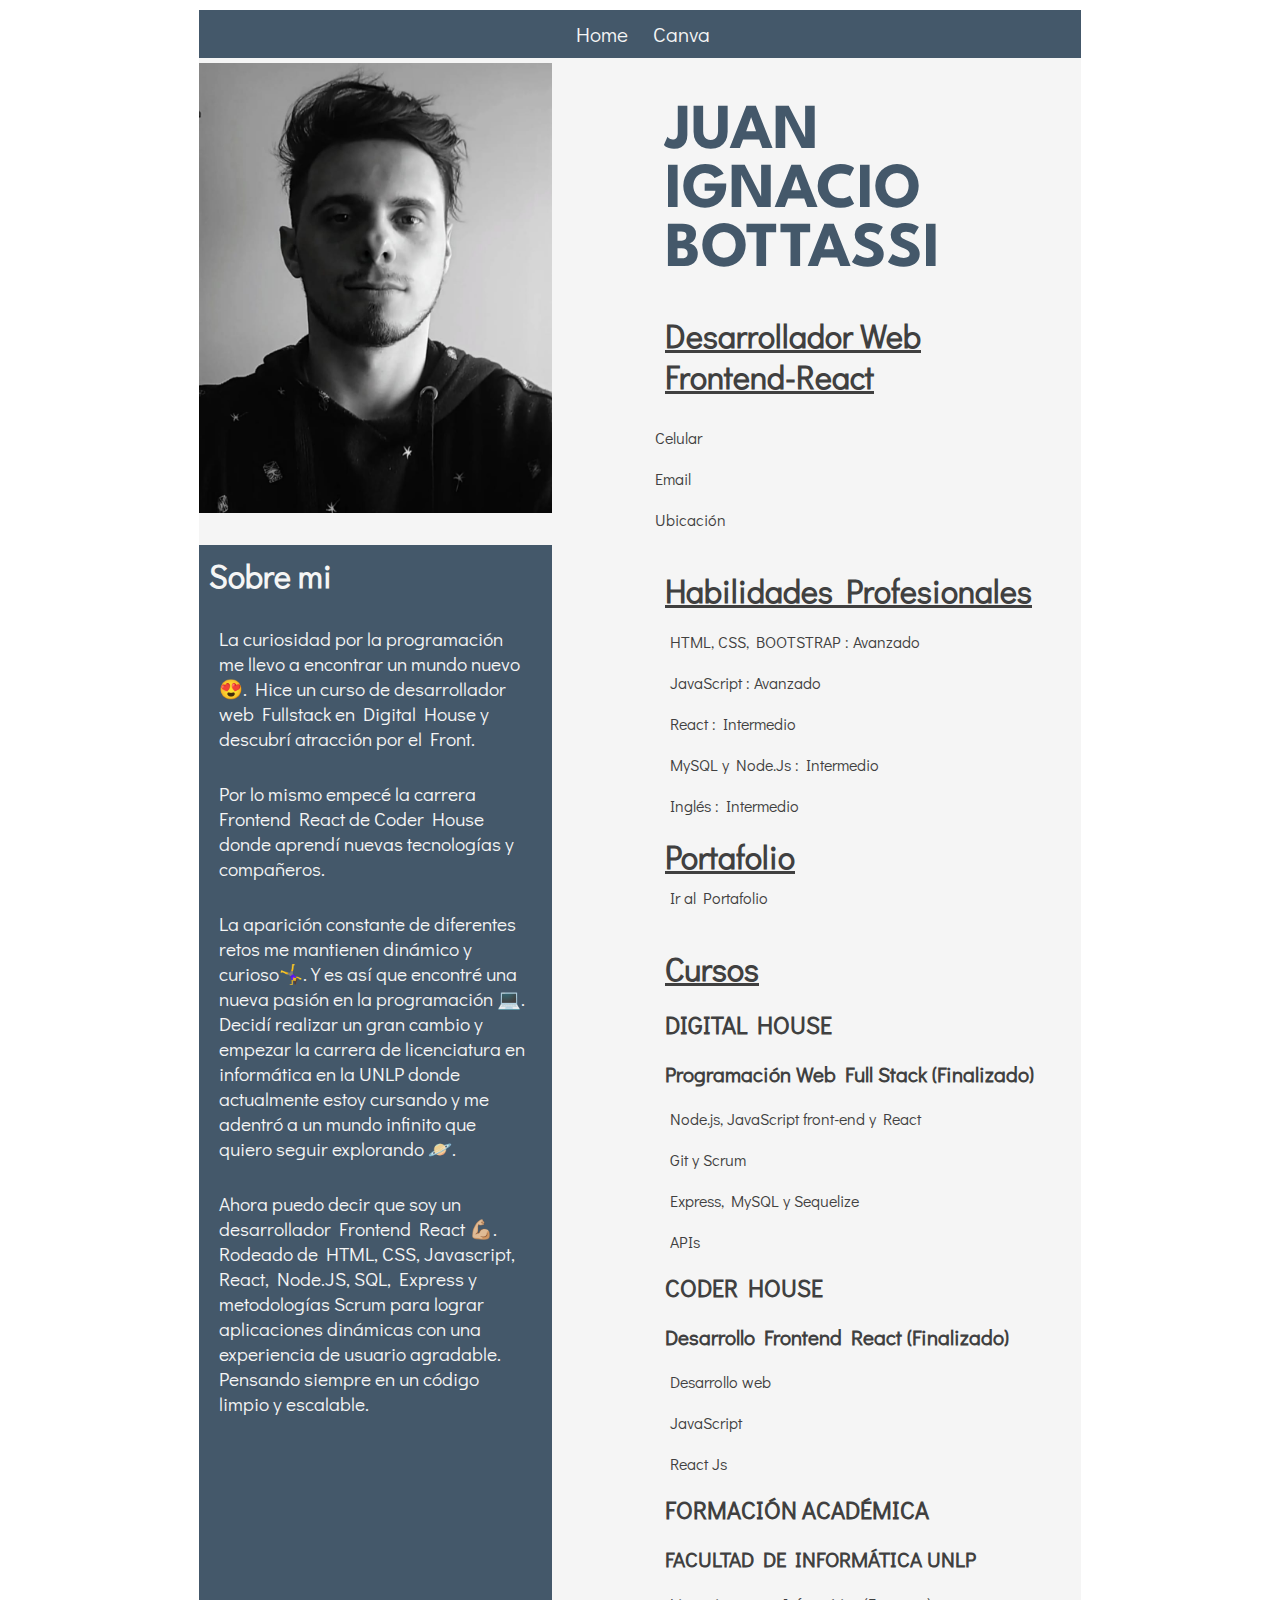
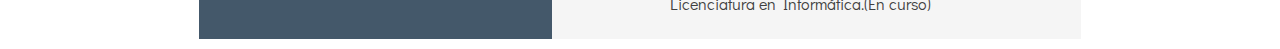
<file: index.html>
<!DOCTYPE html>
<html lang="en es">
    <head>
        <meta charset="UTF-8">
        <meta http-equiv="X-UA-Compatible" content="IE=edge">
        <meta name="viewport" content="width=device-width, initial-scale=1.0">
        <!-- CSS -->
        <link rel="stylesheet" type="text/css" href="./css/style.css">
        <!-- Fonts -->
        <link rel="preconnect" href="https://fonts.googleapis.com">
        <link rel="preconnect" href="https://fonts.gstatic.com" crossorigin>
        <link href="https://fonts.googleapis.com/css2?family=Didact+Gothic&family=League+Spartan:wght@600&display=swap" rel="stylesheet">
        
        <link rel="stylesheet" href="https://cdnjs.cloudflare.com/ajax/libs/font-awesome/6.2.0/css/all.min.css" integrity="sha512-xh6O/CkQoPOWDdYTDqeRdPCVd1SpvCA9XXcUnZS2FmJNp1coAFzvtCN9BmamE+4aHK8yyUHUSCcJHgXloTyT2A==" crossorigin="anonymous" referrerpolicy="no-referrer" />

        <title>Curriculum Vitae</title>
    </head>
    <body>
        <header>
            <nav>
                <ul>
                    <a href="index.html"><li>Home</li></a>
                    <a href="pages/canva.html"><li>Canva</li></a>
                </ul>
            </nav>
        </header>
        <section id="datos">
            <div class="datos">
                <div class="responsiveImg"> 
                    <img class="responsive_img" src="./img/cvPerfil.jpeg" alt="img de perfil">
                </div>
                <div class="divDatos">
                    <h1>Juan Ignacio Bottassi</h1>
                        <h2>Desarrollador Web Frontend-React</h2>
                        <ol>
                            <l1><i class="fa-solid fa-phone"></i>Celular</l1>
                            <l1><i class="fa-solid fa-envelope"></i>Email</l1>
                            <l1><i class="fa-solid fa-location-dot"></i>Ubicación</l1>
                        </ol>
                </div>
            </div>
        </section>
        <main>
            <section class="sobreMi">
                <h2>Sobre mi</h2>
                <p>La curiosidad por la programación me llevo a encontrar un mundo nuevo 😍.
                    Hice un curso de desarrollador web Fullstack en Digital House y descubrí atracción por el Front.
                </p>
                <p>
                    Por lo mismo empecé la carrera Frontend React de Coder House donde aprendí nuevas tecnologías y compañeros.
                </p>
                <p>
                    La aparición constante de diferentes retos me mantienen dinámico y curioso🤸‍♀️. Y es así que encontré una nueva pasión en la programación 💻. 
                Decidí realizar un gran cambio y empezar la carrera de licenciatura en informática en la UNLP donde actualmente estoy cursando y me adentró a un mundo infinito que quiero seguir explorando 🪐.
                </p>
                <p>
                    Ahora puedo decir que soy un desarrollador Frontend React 💪🏼. Rodeado de HTML, CSS, Javascript, React, Node.JS, SQL, Express y metodologías Scrum para lograr aplicaciones dinámicas con una         experiencia de usuario agradable.
                    Pensando siempre en un código limpio y escalable.
                </p>
            </section>
            <div class="educacion">
                <section>
                    <h2>Habilidades Profesionales</h2>
                    <ul>
                        <li>HTML, CSS, BOOTSTRAP : Avanzado</li>
                        <li>JavaScript : Avanzado</li>
                        <li>React : Intermedio</li>
                        <li>MySQL y Node.Js : Intermedio</li>
                        <li>Inglés : Intermedio</li>
                    </ul>
                    <h2>Portafolio</h2>
                    <a href="https://portfolio-nine-kappa-64.vercel.app/" target="_blank"><span>Ir al Portafolio</span></a>
                </section>
                <section>
                    <h2>Cursos</h2>
                    <h3>DIGITAL HOUSE</h3>
                    <h4>Programación Web Full Stack (Finalizado)</h4>
                    <ul>
                        <li>Node.js, JavaScript front-end y React</li>
                        <li>Git y Scrum</li>
                        <li>Express, MySQL y Sequelize</li>
                        <li>APIs</li>
                    </ul>
                    <h3>CODER HOUSE</h3>
                    <h4>Desarrollo Frontend React (Finalizado)</h4>
                        <ul>
                            <li>Desarrollo web</li>
                            <li>JavaScript</li>
                            <li>React Js</li>
                        </ul>
                    <h3>FORMACIÓN ACADÉMICA</h3>
                    <h4>FACULTAD DE INFORMÁTICA UNLP</h4>
                    <ul>
                        <li>Licenciatura en Informática.(En curso)</li>
                    </ul>
                </section>
            </div>
        </main>
    </body>
</html>
</file>
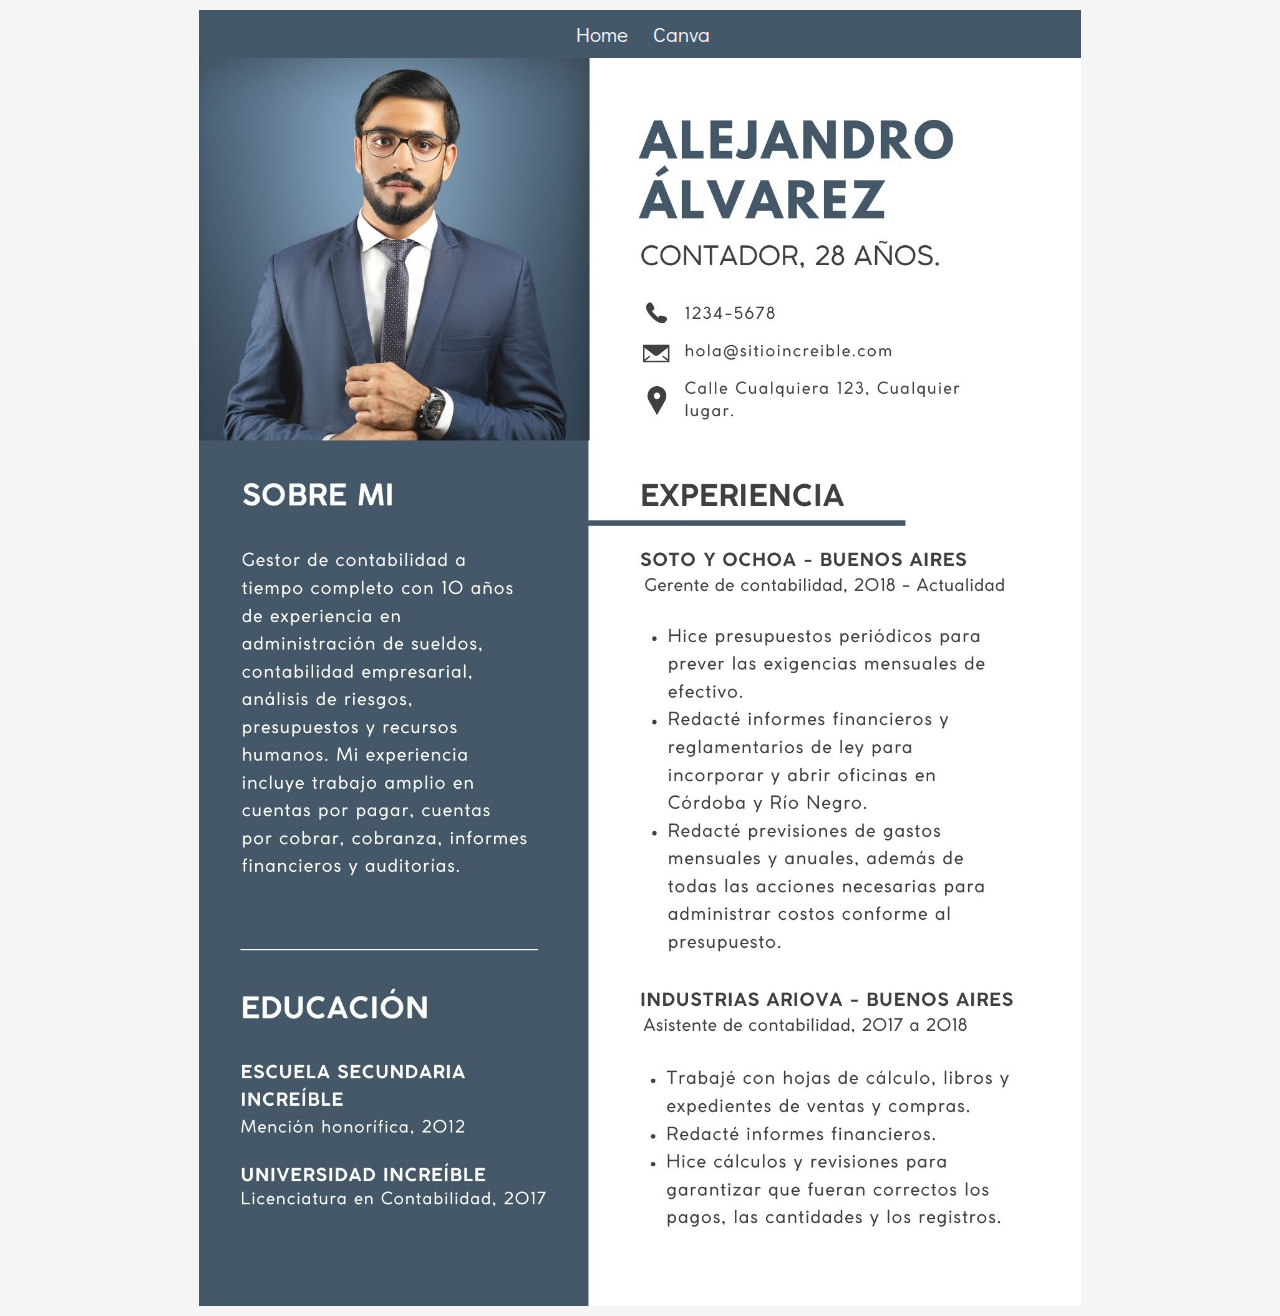
<file: pages/canva.html>
<!DOCTYPE html>
<html lang="en es">
<head>
    <meta charset="UTF-8">
    <meta http-equiv="X-UA-Compatible" content="IE=edge">
    <meta name="viewport" content="width=device-width, initial-scale=1.0">
    <!-- CSS -->
    <link rel="stylesheet" type="text/css" href="../css/style.css">
    <!-- Fonts -->
    <link rel="preconnect" href="https://fonts.googleapis.com">
    <link rel="preconnect" href="https://fonts.gstatic.com" crossorigin>
    <link href="https://fonts.googleapis.com/css2?family=Didact+Gothic&family=League+Spartan:wght@600&display=swap" rel="stylesheet">
    
    <link rel="stylesheet" href="https://cdnjs.cloudflare.com/ajax/libs/font-awesome/6.2.0/css/all.min.css" integrity="sha512-xh6O/CkQoPOWDdYTDqeRdPCVd1SpvCA9XXcUnZS2FmJNp1coAFzvtCN9BmamE+4aHK8yyUHUSCcJHgXloTyT2A==" crossorigin="anonymous" referrerpolicy="no-referrer" />
    <title>Curriculum Vitae</title>
</head>
<body style="background-color: whitesmoke;">
    <header>
        <nav>
            <ul>
                <a href="../index.html"><li>Home</li></a>
                <a href="canva.html"><li>Canva</li></a>
            </ul>
        </nav>
    </header>
    <main>
        <div class="responsiveImgCanva">
            <img class="responsive_img" src="../img/canvaCV.jpg" alt="Canva Ejemplo">
        </div>
    </main>
</body>
</html>
</file>
<file: css/style.css>
*{
    margin: 0;
    padding: 0;
    box-sizing: border-box;
    font-family: 'Didact Gothic', sans-serif;
    color: #404040;
}
p{
    color: whitesmoke;
    font-size: 1.2rem;
    margin: 10px;
}
header{
    background-color: #44586a;
    width: 70%;
    margin: auto;
}
header nav ul{
    display: flex;
    justify-content: center;

}
header nav ul li{
    display: flex;
    justify-content: center;
    color: whitesmoke;
    font-size: 1.3rem;
}
body{
    margin: 5px;
    padding: 5px;
    background-color: white;
}
.responsive_img {
    width: 100%;
    height: auto;
    object-fit: cover;

}
#datos{
    width: 70%;
    background-color: whitesmoke;
    margin: auto;
}
ol{
    display: flex;
    flex-direction: column;
}
ol, ul{
    list-style-type: none;
}
ol li, ul li, span{
    padding: 10px;
    padding-left: 15px;
}
h1, h2, h3, h4, p{
    padding: 10px;
}
h1{
    font-family: 'League Spartan', sans-serif;
    font-size: 4rem;
    margin: 15px 0px;
    text-transform: uppercase;
    color: #44586a;
}
main .sobreMi h2{
    color: whitesmoke;
    text-decoration: none;
}
h2{
    font-size: 2rem;
    text-decoration: underline;
}
h3{
    font-size: 1.5rem;
}
h4{
    font-size: 1.3em;
}
a{
    text-decoration: none;
}
.responsiveImg{
    display: flex;
    width: 40%;
    height: 50vh;
}
.datos{
    display: flex;
    justify-content: space-between;
    padding-top: 5px;
}
i{
    display: flex;
    padding: 5px;
    margin: 5px;
}
.divDatos{
    padding: 15px;
    width: 50%;
}
.educacion{
    display: flex;
    flex-direction: column;
    width: 50%;
    gap: 30px;
    padding: 15px;
    background-color: whitesmoke;
}
main{
    display: flex;
    justify-content: space-between;
    width: 70%;
    margin: auto;
    background-color: whitesmoke;
}
.sobreMi{
    width: 40%;
    background-color: #44586a;
}


/* Canva */
.responsiveImgCanva{
    display: flex;
    width: 100%;
    height: auto;
}
</file>
